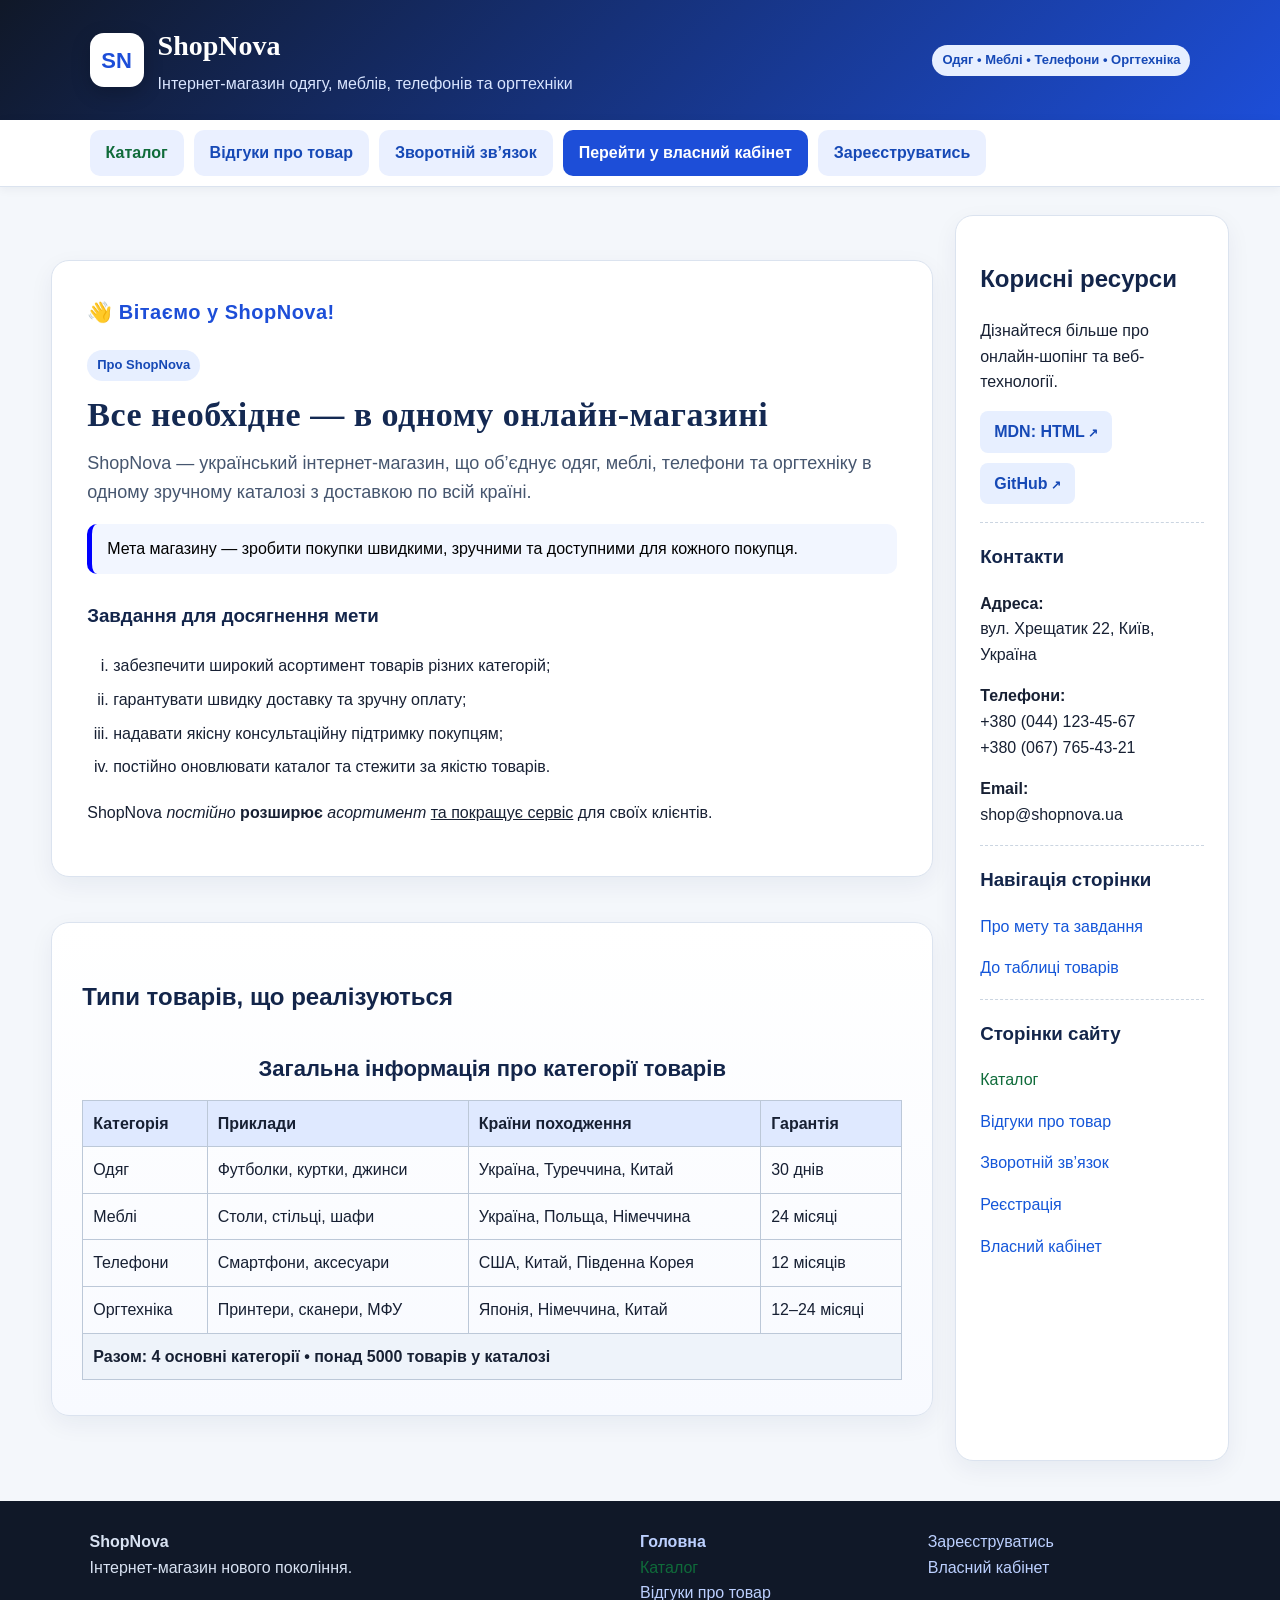
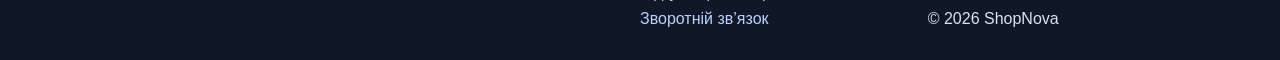
<file: index.html>
<!DOCTYPE html>
<html lang="uk">
<head>
    <meta charset="UTF-8">
    <meta name="viewport" content="width=device-width, initial-scale=1.0">
    <title>ShopNova — Інтернет-магазин</title>
    <link rel="stylesheet" href="style.css">
    <style>
        .hero h2 {
            letter-spacing: 0.5px;
        }

        #types {
            background: linear-gradient(180deg, #ffffff, #f8faff);
        }
    </style>
</head>
<body>

    <header>
        <div class="brand">
            <div class="logo" aria-label="Логотип ShopNova">SN</div>
            <div>
                <h1>ShopNova</h1>
                <p>Інтернет-магазин одягу, меблів, телефонів та оргтехніки</p>
            </div>
        </div>
        <span class="pill">Одяг • Меблі • Телефони • Оргтехніка</span>
    </header>

    <nav aria-label="Головне меню">
        <a href="catalog.html">Каталог</a>
        <a href="reviews.html">Відгуки про товар</a>
        <a href="feedback.html">Зворотній зв’язок</a>
        <a class="btn primary" href="cabinet.html">Перейти у власний кабінет</a>
        <a class="btn" href="register.html">Зареєструватись</a>
    </nav>

    <main>
        <div>
            <article id="goal">
                <section class="hero">
                    <span class="pill">Про ShopNova</span>
                    <h2>Все необхідне — в одному онлайн-магазині</h2>
                    <p class="lead">
                        ShopNova — український інтернет-магазин, що об’єднує
                        одяг, меблі, телефони та оргтехніку в одному зручному
                        каталозі з доставкою по всій країні.
                    </p>
                    <div class="note">
                        Мета магазину — зробити покупки швидкими, зручними
                        та доступними для кожного покупця.
                    </div>
                </section>

                <h3>Завдання для досягнення мети</h3>
                <ol type="i">
                    <li>забезпечити широкий асортимент товарів різних категорій;</li>
                    <li>гарантувати швидку доставку та зручну оплату;</li>
                    <li>надавати якісну консультаційну підтримку покупцям;</li>
                    <li>постійно оновлювати каталог та стежити за якістю товарів.</li>
                </ol>

                <p>
                    <span>ShopNova</span>
                    <i>постійно</i>
                    <b>розширює</b>
                    <em>асортимент</em>
                    <u>та покращує сервіс</u>
                    для своїх клієнтів.
                </p>
            </article>

            <article id="types">
                <h2>Типи товарів, що реалізуються</h2>
                <div class="table-wrap">
                    <table class="founders">
                        <caption>Загальна інформація про категорії товарів</caption>
                        <thead>
                            <tr>
                                <th>Категорія</th>
                                <th>Приклади</th>
                                <th>Країни походження</th>
                                <th>Гарантія</th>
                            </tr>
                        </thead>
                        <tbody>
                            <tr>
                                <td>Одяг</td>
                                <td>Футболки, куртки, джинси</td>
                                <td>Україна, Туреччина, Китай</td>
                                <td>30 днів</td>
                            </tr>
                            <tr>
                                <td>Меблі</td>
                                <td>Столи, стільці, шафи</td>
                                <td>Україна, Польща, Німеччина</td>
                                <td>24 місяці</td>
                            </tr>
                            <tr>
                                <td>Телефони</td>
                                <td>Смартфони, аксесуари</td>
                                <td>США, Китай, Південна Корея</td>
                                <td>12 місяців</td>
                            </tr>
                            <tr>
                                <td>Оргтехніка</td>
                                <td>Принтери, сканери, МФУ</td>
                                <td>Японія, Німеччина, Китай</td>
                                <td>12–24 місяці</td>
                            </tr>
                        </tbody>
                        <tfoot>
                            <tr>
                                <td colspan="4">
                                    Разом: 4 основні категорії • понад 5000 товарів у каталозі
                                </td>
                            </tr>
                        </tfoot>
                    </table>
                </div>
            </article>
        </div>

        <aside>
            <h2>Корисні ресурси</h2>
            <p>Дізнайтеся більше про онлайн-шопінг та веб-технології.</p>
            <div class="links">
                <a href="https://developer.mozilla.org/uk/docs/Web/HTML" target="_blank" rel="noopener noreferrer">MDN: HTML</a>
                <a href="https://github.com/Drinoar/frontendlab1" target="_blank" rel="noopener noreferrer">GitHub</a>
            </div>
            <hr>
            <h3>Контакти</h3>
            <p><b>Адреса:</b><br>вул. Хрещатик 22, Київ, Україна</p>
            <p><b>Телефони:</b><br>+380 (044) 123-45-67<br>+380 (067) 765-43-21</p>
            <p><b>Email:</b><br>shop@shopnova.ua</p>
            <hr>
            <h3>Навігація сторінки</h3>
            <p><a href="#goal">Про мету та завдання</a></p>
            <p><a href="#types">До таблиці товарів</a></p>
            <hr>
            <h3>Сторінки сайту</h3>
            <p><a href="catalog.html">Каталог</a></p>
            <p><a href="reviews.html">Відгуки про товар</a></p>
            <p><a href="feedback.html">Зворотній зв’язок</a></p>
            <p><a href="register.html">Реєстрація</a></p>
            <p><a href="cabinet.html">Власний кабінет</a></p>
        </aside>
    </main>

    <footer>
        <div class="footer-grid">
            <div>
                <strong>ShopNova</strong><br>
                Інтернет-магазин нового покоління.
            </div>
            <div>
                <a href="index.html">Головна</a><br>
                <a href="catalog.html">Каталог</a><br>
                <a href="reviews.html">Відгуки про товар</a><br>
                <a href="feedback.html">Зворотній зв’язок</a>
            </div>
            <div>
                <a href="register.html">Зареєструватись</a><br>
                <a href="cabinet.html">Власний кабінет</a><br><br>
                © 2026 ShopNova
            </div>
        </div>
    </footer>

</body>
</html>
</file>
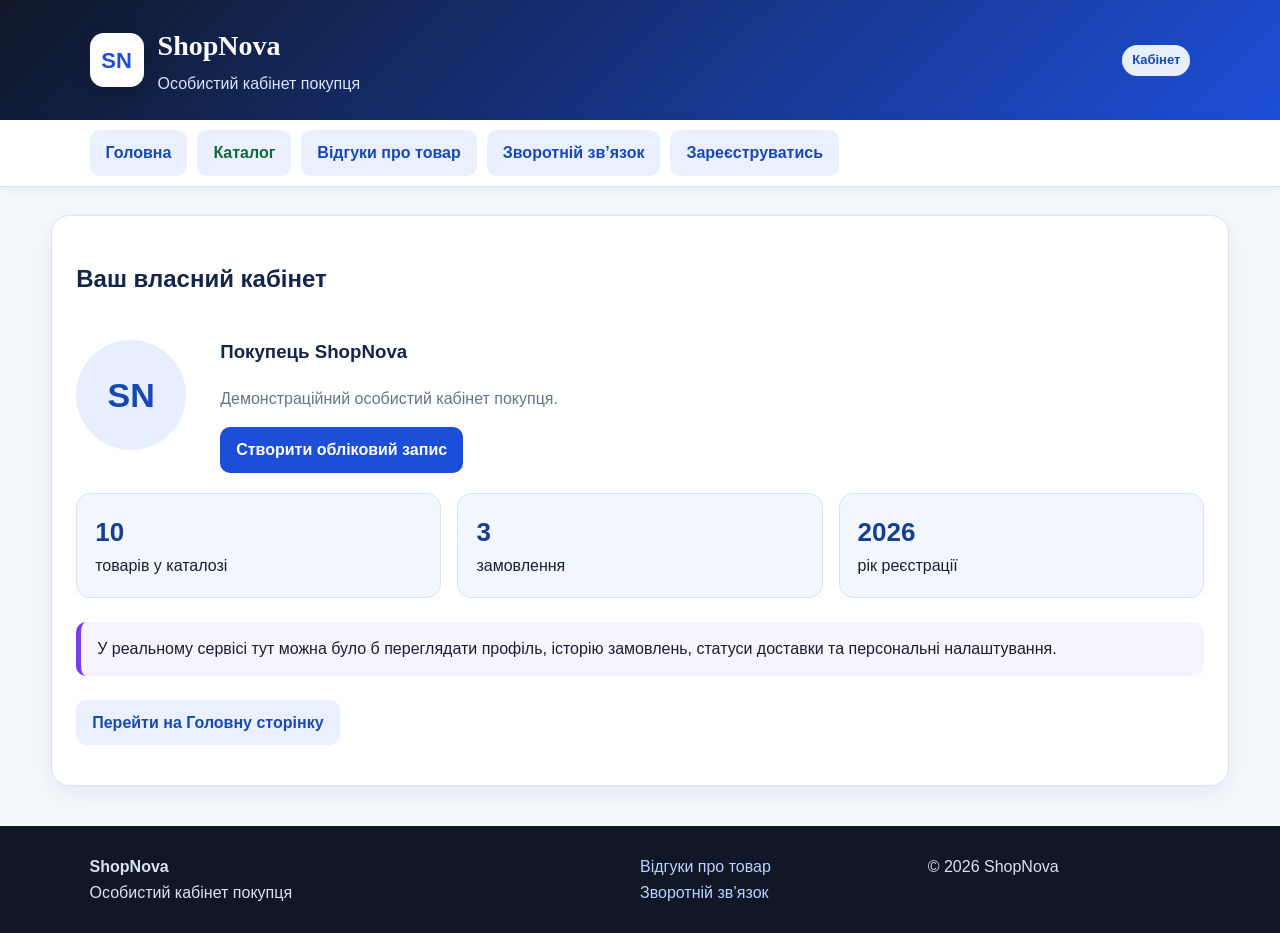
<file: cabinet.html>
<!DOCTYPE html>
<html lang="uk">
<head>
    <meta charset="UTF-8">
    <meta name="viewport" content="width=device-width, initial-scale=1.0">
    <title>Власний кабінет — ShopNova</title>
    <link rel="stylesheet" href="style.css">
</head>
<body>
    <header>
        <div class="brand">
            <div class="logo">SN</div>
            <div>
                <h1>ShopNova</h1>
                <p>Особистий кабінет покупця</p>
            </div>
        </div>
        <span class="pill">Кабінет</span>
    </header>

    <nav aria-label="Навігація">
        <a href="index.html">Головна</a>
        <a href="catalog.html">Каталог</a>
        <a href="reviews.html">Відгуки про товар</a>
        <a href="feedback.html">Зворотній зв’язок</a>
        <a class="btn" href="register.html">Зареєструватись</a>
    </nav>

    <main class="full">
        <article>
            <h2>Ваш власний кабінет</h2>
            <div class="profile-card">
                <div class="avatar">SN</div>
                <div>
                    <h3>Покупець ShopNova</h3>
                    <p class="muted">Демонстраційний особистий кабінет покупця.</p>
                    <a href="register.html" class="btn primary">Створити обліковий запис</a>
                </div>
            </div>

            <div class="account-box">
                <div class="stat"><strong>10</strong>товарів у каталозі</div>
                <div class="stat"><strong>3</strong>замовлення</div>
                <div class="stat"><strong>2026</strong>рік реєстрації</div>
            </div>

            <div class="register-note" style="margin-top:24px">
                У реальному сервісі тут можна було б переглядати профіль,
                історію замовлень, статуси доставки та персональні налаштування.
            </div>

            <p style="margin-top:24px">
                <a class="btn" href="index.html">Перейти на Головну сторінку</a>
            </p>
        </article>
    </main>

    <footer>
        <div class="footer-grid">
            <div><strong>ShopNova</strong><br>Особистий кабінет покупця</div>
            <div>
                <a href="reviews.html">Відгуки про товар</a><br>
                <a href="feedback.html">Зворотній зв’язок</a>
            </div>
            <div>© 2026 ShopNova</div>
            </
</file>
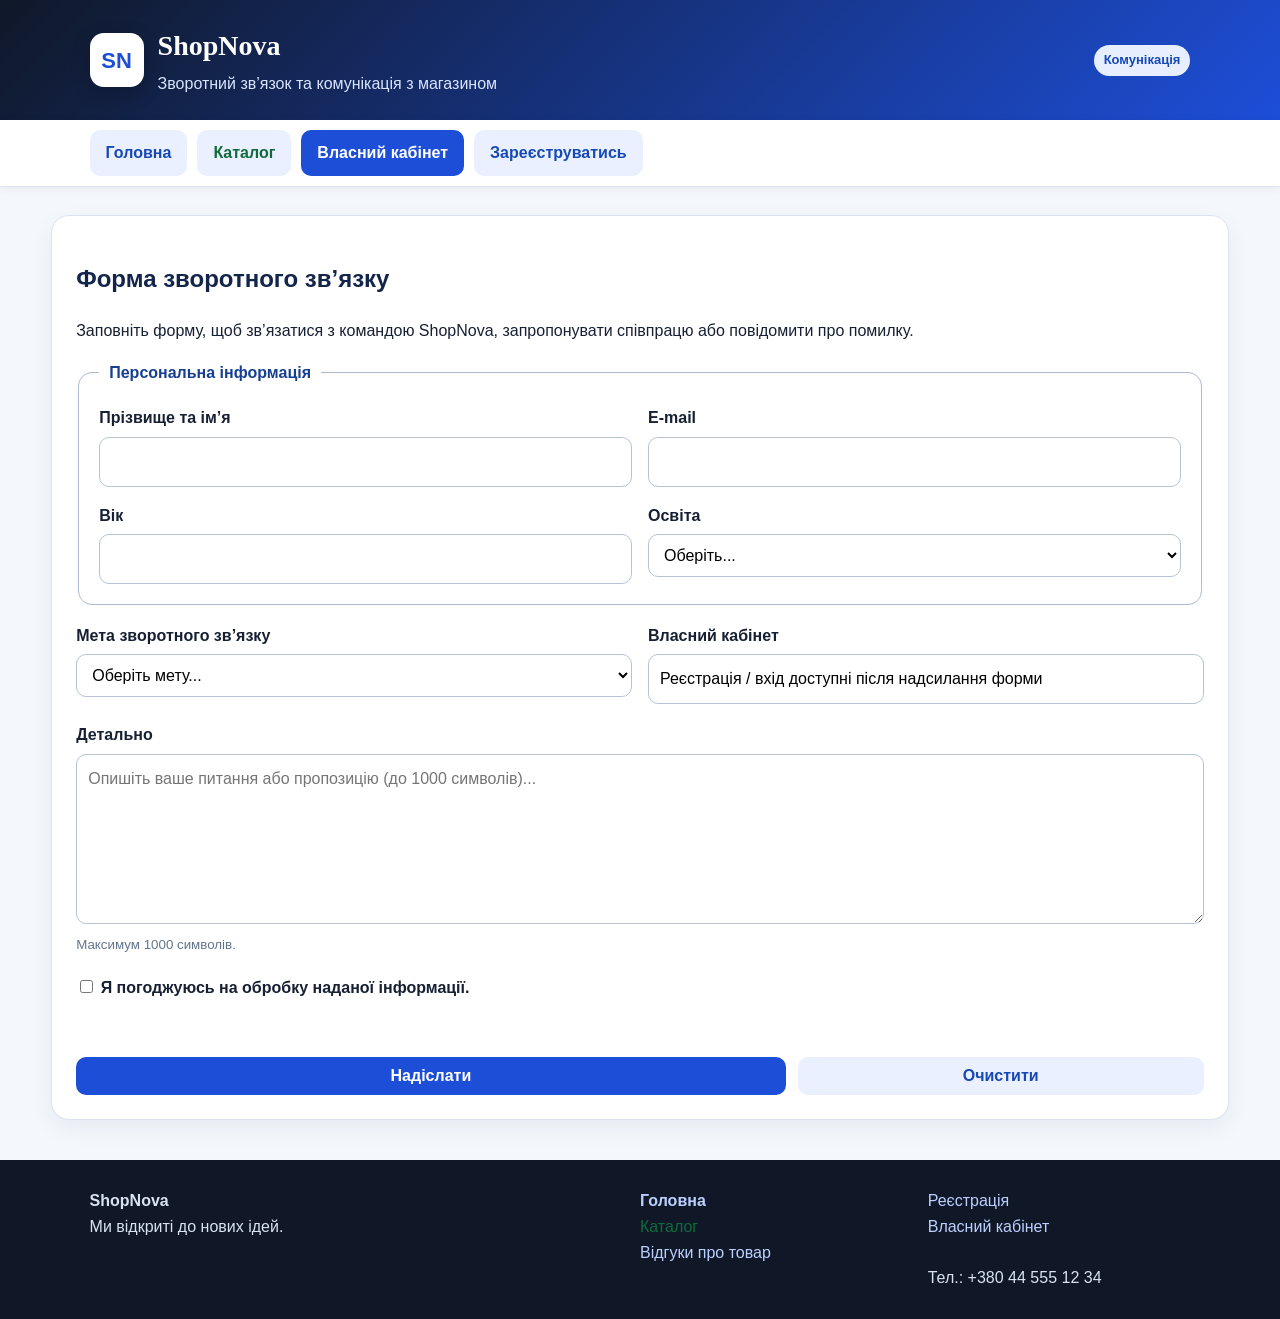
<file: feedback.html>
<!DOCTYPE html>
<html lang="uk">
<head>
    <meta charset="UTF-8">
    <meta name="viewport" content="width=device-width, initial-scale=1.0">
    <title>Зворотний зв’язок — ShopNova</title>
    <link rel="stylesheet" href="style.css">
</head>
<body>

    <header>
        <div class="brand">
            <div class="logo" aria-label="Логотип ShopNova">SN</div>
            <div>
                <h1>ShopNova</h1>
                <p>Зворотний зв’язок та комунікація з магазином</p>
            </div>
        </div>
        <span class="pill">Комунікація</span>
    </header>

    <nav aria-label="Навігація">
        <a href="index.html">Головна</a>
        <a href="catalog.html">Каталог</a>
        <a class="btn primary" href="cabinet.html">Власний кабінет</a>
        <a class="btn" href="register.html">Зареєструватись</a>
    </nav>

    <main class="full">
        <article>
            <h2>Форма зворотного зв’язку</h2>
            <p class="lead">
                Заповніть форму, щоб зв’язатися з командою ShopNova,
                запропонувати співпрацю або повідомити про помилку.
            </p>

            <form id="feedbackForm" action="#" method="post" novalidate>
                <fieldset>
                    <legend>Персональна інформація</legend>

                    <div class="grid2">
                        <div class="field">
                            <label for="fullname">Прізвище та ім’я</label>
                            <input id="fullname" name="fullname" type="text" minlength="3" required>
                        </div>

                        <div class="field">
                            <label for="email">E-mail</label>
                            <input id="email" name="email" type="email" required>
                        </div>

                        <div class="field">
                            <label for="age">Вік</label>
                            <input id="age" name="age" type="number" min="14" max="120" required>
                        </div>

                        <div class="field">
                            <label for="education">Освіта</label>
                            <select id="education" name="education" required>
                                <option value="">Оберіть...</option>
                                <option value="повна">повна</option>
                                <option value="неповна">неповна</option>
                                <option value="вища">вища</option>
                                <option value="професійна">професійна</option>
                            </select>
                        </div>
                    </div>
                </fieldset>

                <div class="grid2">
                    <div class="field">
                        <label for="purpose">Мета зворотного зв’язку</label>
                        <select id="purpose" name="purpose" required>
                            <option value="">Оберіть мету...</option>
                            <option value="співпраця">співпраця</option>
                            <option value="скарга">скарга на порушення права власності</option>
                            <option value="пропозиція">пропозиція</option>
                            <option value="помилка">наявність помилки</option>
                        </select>
                    </div>

                    <div class="field">
                        <label for="cabinet">Власний кабінет</label>
                        <input id="cabinet" name="cabinet" type="text"
                               value="Реєстрація / вхід доступні після надсилання форми" readonly>
                    </div>
                </div>

                <div class="field">
                    <label for="details">Детально</label>
                    <textarea id="details" name="details" maxlength="1000"
                              placeholder="Опишіть ваше питання або пропозицію (до 1000 символів)..."
                              required></textarea>
                    <small class="muted">Максимум 1000 символів.</small>
                </div>

                <label>
                    <input type="checkbox" id="consent" name="consent" required>
                    Я погоджуюсь на обробку наданої інформації.
                </label>

                <div id="form-message" style="margin-top: 15px; font-weight: bold;"></div>

                <div class="actions">
                    <button class="btn primary" type="submit">Надіслати</button>
                    <button class="btn" type="reset">Очистити</button>
                </div>
            </form>
        </article>
    </main>

    <footer>
        <div class="footer-grid">
            <div>
                <strong>ShopNova</strong><br>
                Ми відкриті до нових ідей.
            </div>
            <div>
                <a href="index.html">Головна</a><br>
                <a href="catalog.html">Каталог</a><br>
                <a href="reviews.html">Відгуки про товар</a>
            </div>
            <div>
                <a href="register.html">Реєстрація</a><br>
                <a href="cabinet.html">Власний кабінет</a><br><br>
                Тел.: +380 44 555 12 34
            </div>
        </div>
    </footer>

    <script>
        document.getElementById("feedbackForm").addEventListener("submit", function (event) {
            event.preventDefault();

            const fullname = document.getElementById("fullname").value.trim();
            const email = document.getElementById("email").value.trim();
            const age = Number(document.getElementById("age").value);
            const education = document.getElementById("education").value;
            const purpose = document.getElementById("purpose").value;
            const details = document.getElementById("details").value.trim();
            const consent = document.getElementById("consent").checked;
            const message = document.getElementById("form-message");

            message.textContent = "";

            const namePattern = /^[А-ЯІЇЄҐа-яіїєґA-Za-z' -]+$/;

            if (fullname.length < 3) {
                message.textContent = "Помилка: прізвище та ім’я повинні містити не менше 3 символів.";
                return;
            }
            if (!namePattern.test(fullname)) {
                message.textContent = "Помилка: прізвище та ім’я не повинні містити цифр або спеціальних символів.";
                return;
            }

            const emailPattern = /^[^\s@]+@[^\s@]+\.[^\s@]+$/;
            if (!emailPattern.test(email)) {
                message.textContent = "Помилка: введіть коректний E-mail.";
                return;
            }

            if (isNaN(age) || age < 14 || age > 120) {
                message.textContent = "Помилка: вік повинен бути від 14 до 120 років.";
                return;
            }

            if (education === "") {
                message.textContent = "Помилка: виберіть рівень освіти.";
                return;
            }

            if (purpose === "") {
                message.textContent = "Помилка: виберіть мету зворотного зв’язку.";
                return;
            }

            if (details.length === 0) {
                message.textContent = "Помилка: заповніть поле «Детально».";
                return;
            }
            if (details.length > 1000) {
                message.textContent = "Помилка: текст не повинен перевищувати 1000 символів.";
                return;
            }

            if (!consent) {
                message.textContent = "Помилка: необхідно погодитися на обробку інформації.";
                return;
            }

            message.textContent = "Форму успішно перевірено та надіслано!";
        });

        document.getElementById("feedbackForm").addEventListener("reset", function () {
            document.getElementById("form-message").textContent = "";
        });
    </script>

</body>
</html>
</file>
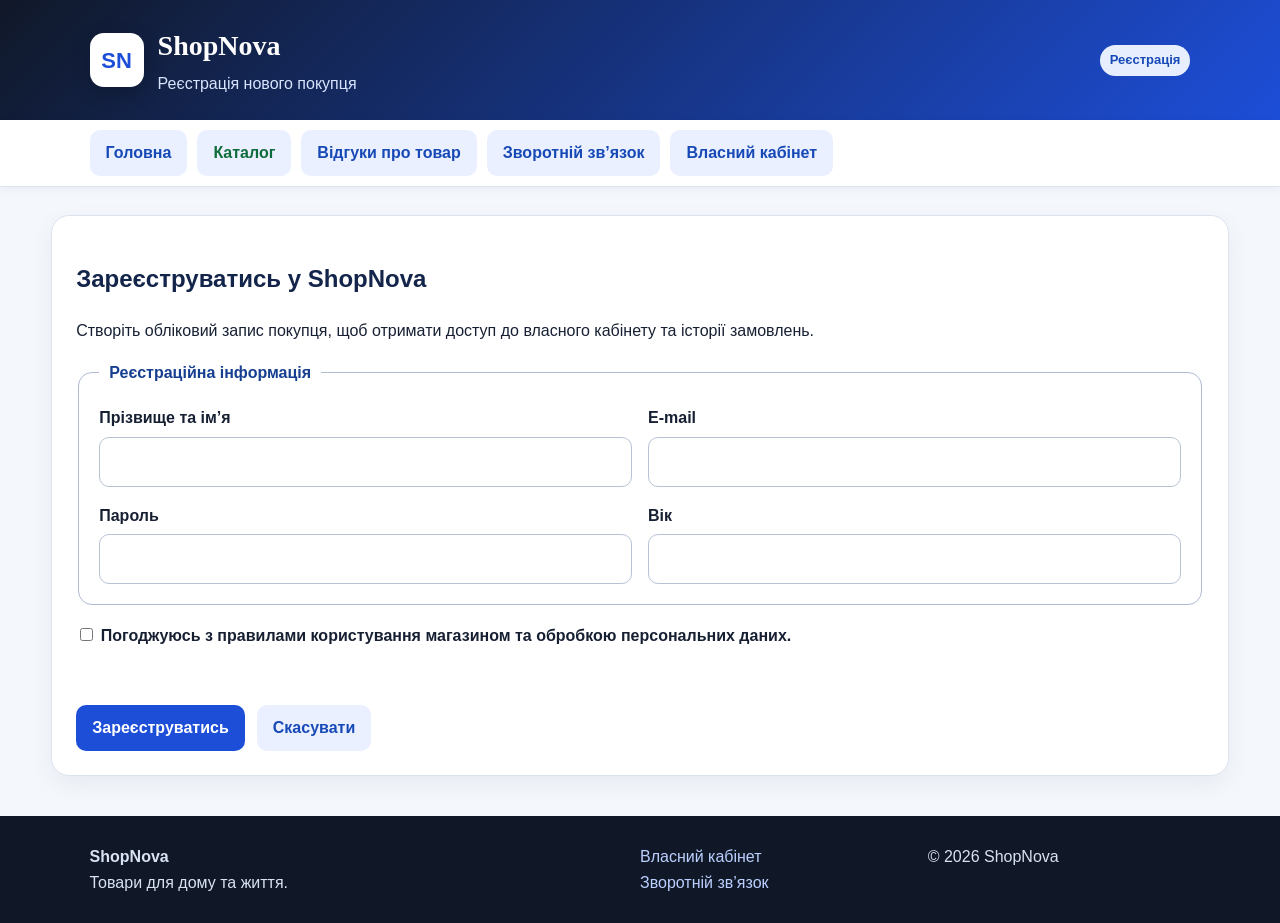
<file: register.html>
<!DOCTYPE html>
<html lang="uk">

<head>
    <meta charset="UTF-8">
    <meta name="viewport" content="width=device-width, initial-scale=1.0">

    <title>Реєстрація — ShopNova</title>

    <link rel="stylesheet" href="style.css">
</head>

<body>

    <header>

        <div class="brand">

            <div class="logo">
                SN
            </div>

            <div>
                <h1>ShopNova</h1>
                <p>Реєстрація нового покупця</p>
            </div>

        </div>

        <span class="pill">
            Реєстрація
        </span>

    </header>


    <nav aria-label="Навігація">

        <a href="index.html">
            Головна
        </a>

        <a href="catalog.html">
            Каталог
        </a>

        <a href="reviews.html">
            Відгуки про товар
        </a>

        <a href="feedback.html">
            Зворотній зв’язок
        </a>

        <a class="btn" href="cabinet.html">
            Власний кабінет
        </a>

       
        <a class="btn active-page" href="register.html">
            Зареєструватись
        </a>

    </nav>


    <main class="full">

        <article>

            <h2>
                Зареєструватись у ShopNova
            </h2>

            <p class="lead">
                Створіть обліковий запис покупця,
                щоб отримати доступ до власного кабінету
                та історії замовлень.
            </p>


            <form id="registrationForm"
                  action="cabinet.html"
                  method="get"
                  novalidate>

                <fieldset>

                    <legend>
                        Реєстраційна інформація
                    </legend>


                    <div class="grid2">


                        <div class="field">

                            <label for="reg-name">
                                Прізвище та ім’я
                            </label>

                            <input id="reg-name"
                                   name="name"
                                   type="text"
                                   minlength="3"
                                   required>

                        </div>


                        <div class="field">

                            <label for="reg-email">
                                E-mail
                            </label>

                            <input id="reg-email"
                                   name="email"
                                   type="email"
                                   required>

                        </div>


                        <div class="field">

                            <label for="reg-password">
                                Пароль
                            </label>

                            <input id="reg-password"
                                   name="password"
                                   type="password"
                                   minlength="6"
                                   required>

                        </div>



                        <div class="field">

                            <label for="reg-age">
                                Вік
                            </label>

                            <input id="reg-age"
                                   name="age"
                                   type="number"
                                   min="14"
                                   max="120"
                                   required>

                        </div>

                    </div>

                </fieldset>



                <label>

                    <input id="agreement"
                           type="checkbox"
                           required>

                    Погоджуюсь з правилами користування
                    магазином та обробкою персональних даних.

                </label>



                <div id="form-message"
                     style="margin-top: 15px; font-weight: bold;"></div>



                <div class="actions">

                    <button class="btn primary"
                            type="submit">
                        Зареєструватись
                    </button>


                    <a class="btn"
                       href="index.html">
                        Скасувати
                    </a>

                </div>

            </form>

        </article>

    </main>


    <footer>

        <div class="footer-grid">


            <div>

                <strong>
                    ShopNova
                </strong>

                <br>

                Товари для дому та життя.

            </div>


            <div>

                <a href="cabinet.html">
                    Власний кабінет
                </a>

                <br>

                <a href="feedback.html">
                    Зворотній зв’язок
                </a>

            </div>


            <div>
                © 2026 ShopNova
            </div>

        </div>

    </footer>


    <script>

        document
            .getElementById("registrationForm")
            .addEventListener("submit", function (event) {

                event.preventDefault();


                const name =
                    document
                        .getElementById("reg-name")
                        .value
                        .trim();


                const email =
                    document
                        .getElementById("reg-email")
                        .value
                        .trim();


                const password =
                    document
                        .getElementById("reg-password")
                        .value;


                const age =
                    Number(
                        document
                            .getElementById("reg-age")
                            .value
                    );


                const agreement =
                    document
                        .getElementById("agreement")
                        .checked;


                const message =
                    document
                        .getElementById("form-message");


                message.textContent = "";



              
                const namePattern =
                    /^[А-ЯІЇЄҐа-яіїєґA-Za-z' -]+$/;


                if (name.length === 0) {

                    message.textContent =
                        "Помилка: введіть прізвище та ім’я.";

                    return;
                }


                if (name.length < 3) {

                    message.textContent =
                        "Помилка: прізвище та ім’я повинні містити не менше 3 символів.";

                    return;
                }


                if (!namePattern.test(name)) {

                    message.textContent =
                        "Помилка: прізвище та ім’я не повинні містити цифр або спеціальних символів.";

                    return;
                }



                
                const emailPattern =
                    /^[^\s@]+@[^\s@]+\.[^\s@]+$/;


                if (email.length === 0) {

                    message.textContent =
                        "Помилка: введіть E-mail.";

                    return;
                }


                if (!emailPattern.test(email)) {

                    message.textContent =
                        "Помилка: введіть коректний E-mail (наприклад, user@mail.com).";

                    return;
                }



               
                if (password.length === 0) {

                    message.textContent =
                        "Помилка: введіть пароль.";

                    return;
                }


                if (password.length < 6) {

                    message.textContent =
                        "Помилка: пароль повинен містити не менше 6 символів.";

                    return;
                }


                if (password.length > 32) {

                    message.textContent =
                        "Помилка: пароль не повинен перевищувати 32 символи.";

                    return;
                }



              
                if (
                    isNaN(age) ||
                    age < 14 ||
                    age > 120
                ) {

                    message.textContent =
                        "Помилка: вік повинен бути від 14 до 120 років.";

                    return;
                }



                
                if (!agreement) {

                    message.textContent =
                        "Помилка: необхідно погодитися з правилами користування магазином.";

                    return;
                }



                /* Успішна реєстрація */
                message.textContent =
                    "Реєстрація успішна! Зачекайте, будь ласка…";



                setTimeout(function () {

                    window.location.href =
                        "cabinet.html";

                }, 1500);

            });



        
        document
            .getElementById("registrationForm")
            .addEventListener("reset", function () {

                document.getElementById("form-message").textContent = "";

            });

    </script>


</body>

</html>
</file>
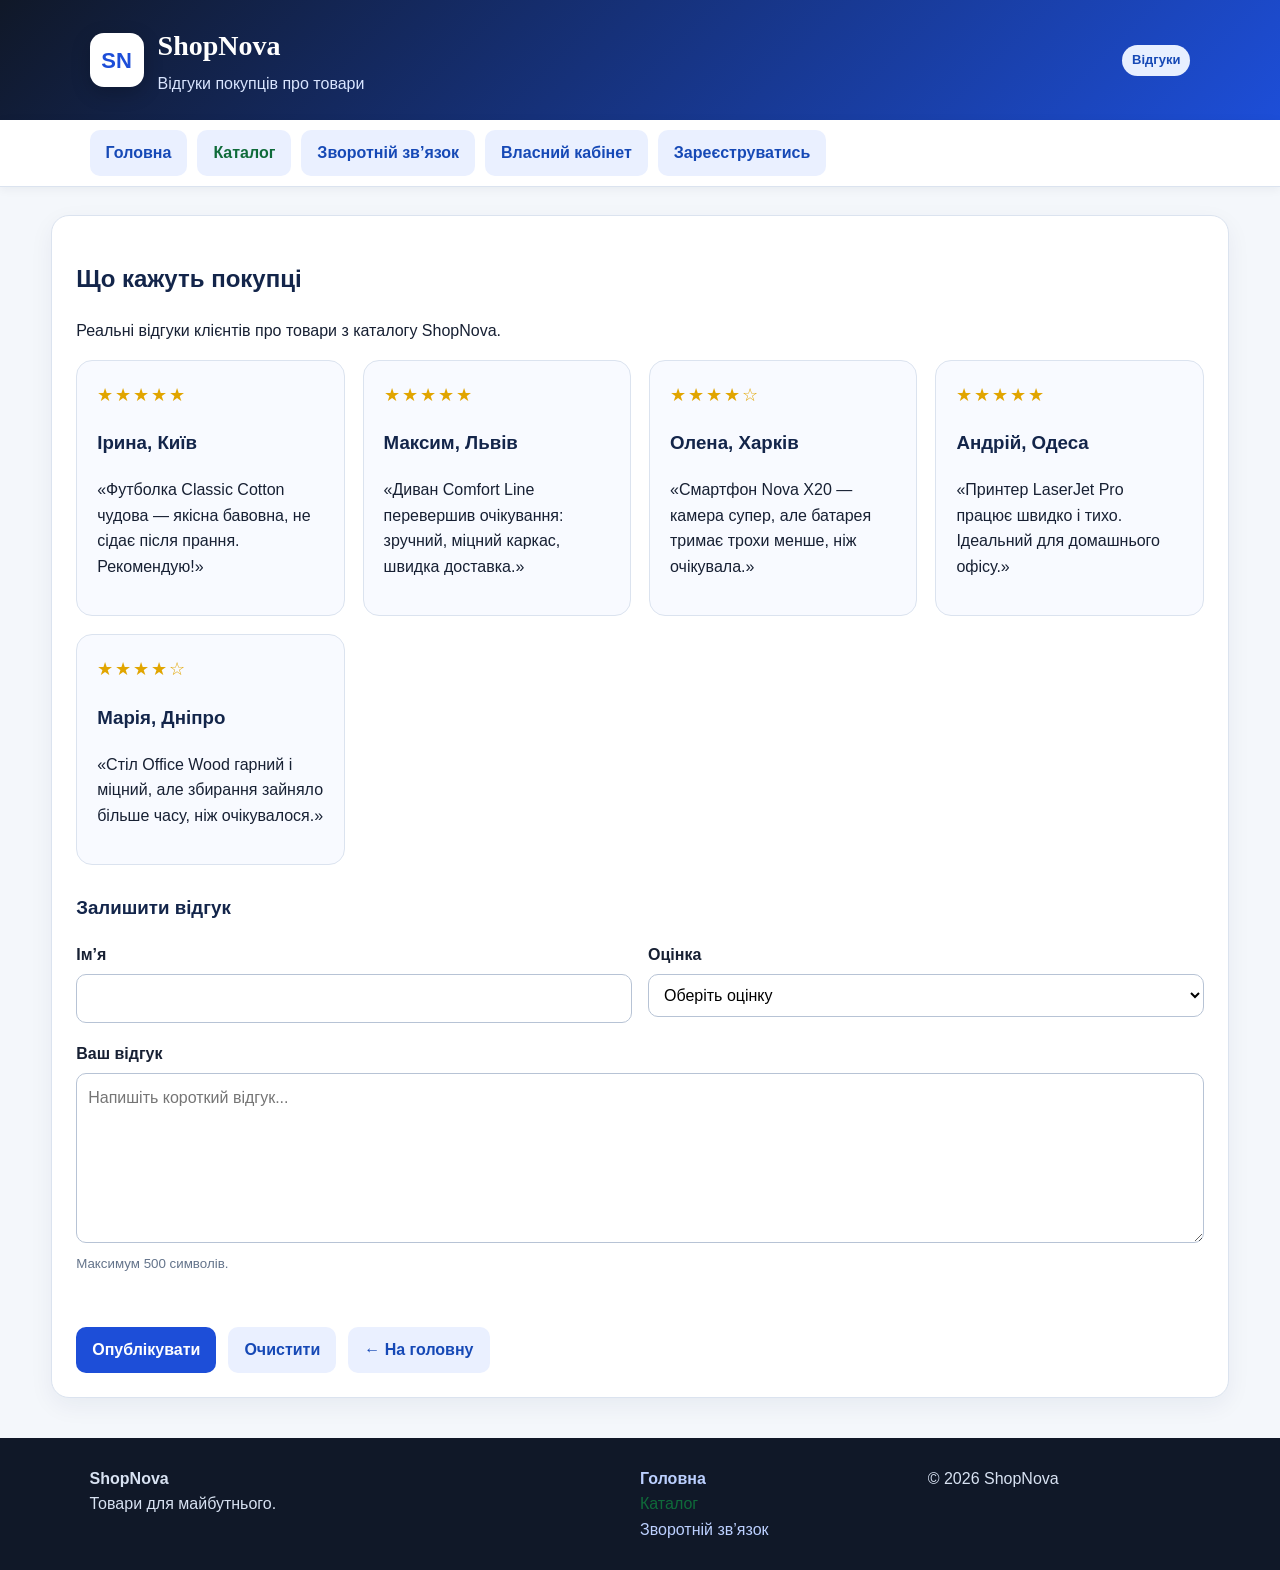
<file: reviews.html>
<!DOCTYPE html>
<html lang="uk">
<head>
    <meta charset="UTF-8">
    <meta name="viewport" content="width=device-width, initial-scale=1.0">
    <title>Відгуки про товар — ShopNova</title>
    <link rel="stylesheet" href="style.css">
</head>
<body>
    <header>
        <div class="brand">
            <div class="logo">SN</div>
            <div>
                <h1>ShopNova</h1>
                <p>Відгуки покупців про товари</p>
            </div>
        </div>
        <span class="pill">Відгуки</span>
    </header>

    <nav aria-label="Навігація">
        <a href="index.html">Головна</a>
        <a href="catalog.html">Каталог</a>
        <a href="feedback.html">Зворотній зв’язок</a>
        <a class="btn" href="cabinet.html">Власний кабінет</a>
        <a class="btn" href="register.html">Зареєструватись</a>
    </nav>

    <main class="full">
        <article>
            <h2>Що кажуть покупці</h2>
            <p class="lead">Реальні відгуки клієнтів про товари з каталогу ShopNova.</p>

            <div class="review-grid">
                <section class="review">
                    <div class="stars">★★★★★</div>
                    <h3>Ірина, Київ</h3>
                    <p>«Футболка Classic Cotton чудова — якісна бавовна, не сідає після прання. Рекомендую!»</p>
                </section>
                <section class="review">
                    <div class="stars">★★★★★</div>
                    <h3>Максим, Львів</h3>
                    <p>«Диван Comfort Line перевершив очікування: зручний, міцний каркас, швидка доставка.»</p>
                </section>
                <section class="review">
                    <div class="stars">★★★★☆</div>
                    <h3>Олена, Харків</h3>
                    <p>«Смартфон Nova X20 — камера супер, але батарея тримає трохи менше, ніж очікувала.»</p>
                </section>
                <section class="review">
                    <div class="stars">★★★★★</div>
                    <h3>Андрій, Одеса</h3>
                    <p>«Принтер LaserJet Pro працює швидко і тихо. Ідеальний для домашнього офісу.»</p>
                </section>
                <section class="review">
                    <div class="stars">★★★★☆</div>
                    <h3>Марія, Дніпро</h3>
                    <p>«Стіл Office Wood гарний і міцний, але збирання зайняло більше часу, ніж очікувалося.»</p>
                </section>
            </div>

            <section style="margin-top:28px">
                <h3>Залишити відгук</h3>
                <form id="reviewForm" action="#" method="post" novalidate>
                    <div class="grid2">
                        <div class="field">
                            <label for="review-name">Ім’я</label>
                            <input id="review-name" name="review-name" type="text" minlength="2" required>
                        </div>
                        <div class="field">
                            <label for="review-rating">Оцінка</label>
                            <select id="review-rating" name="review-rating" required>
                                <option value="">Оберіть оцінку</option>
                                <option value="5">5 — відмінно</option>
                                <option value="4">4 — добре</option>
                                <option value="3">3 — задовільно</option>
                                <option value="2">2 — потребує покращення</option>
                                <option value="1">1 — незадовільно</option>
                            </select>
                        </div>
                    </div>
                    <div class="field">
                        <label for="review-text">Ваш відгук</label>
                        <textarea id="review-text" name="review-text" maxlength="500" placeholder="Напишіть короткий відгук..." required></textarea>
                        <small class="muted">Максимум 500 символів.</small>
                    </div>

                    <div id="review-message" style="margin-top: 15px; font-weight: bold;"></div>

                    <div class="actions">
                        <button class="btn primary" type="submit">Опублікувати</button>
                        <button class="btn" type="reset">Очистити</button>
                        <a class="btn" href="index.html">← На головну</a>
                    </div>
                </form>
            </section>
        </article>
    </main>

    <footer>
        <div class="footer-grid">
            <div><strong>ShopNova</strong><br>Товари для майбутнього.</div>
            <div>
                <a href="index.html">Головна</a><br>
                <a href="catalog.html">Каталог</a><br>
                <a href="feedback.html">Зворотній зв’язок</a>
            </div>
            <div>© 2026 ShopNova</div>
        </div>
    </footer>

    <script>
    document
            .getElementById("reviewForm")
            .addEventListener("submit", function (event) {

                event.preventDefault();

                const name =
                    document.getElementById("review-name").value.trim();

                const rating =
                    document.getElementById("review-rating").value;

                const text =
                    document.getElementById("review-text").value.trim();

                const message =
                    document.getElementById("review-message");

                message.textContent = "";


                const namePattern =
                    /^[А-ЯІЇЄҐа-яіїєґA-Za-z' -]+$/;

                if (name.length < 2) {
                    message.textContent =
                        "Помилка: ім’я повинно містити не менше 2 символів.";
                    return;
                }

                if (!namePattern.test(name)) {
                    message.textContent =
                        "Помилка: ім’я не повинно містити цифр або спеціальних символів.";
                    return;
                }


                if (rating === "") {
                    message.textContent =
                        "Помилка: будь ласка, оберіть оцінку.";
                    return;
                }

                if (Number(rating) < 1 || Number(rating) > 5) {
                    message.textContent =
                        "Помилка: оцінка повинна бути від 1 до 5.";
                    return;
                }


                if (text.length === 0) {
                    message.textContent =
                        "Помилка: будь ласка, напишіть текст відгуку.";
                    return;
                }

                if (text.length < 10) {
                    message.textContent =
                        "Помилка: відгук повинен містити не менше 10 символів.";
                    return;
                }

                if (text.length > 500) {
                    message.textContent =
                        "Помилка: відгук не повинен перевищувати 500 символів.";
                    return;
                }


                message.textContent =
                    "Дякуємо! Ваш відгук буде опубліковано після перевірки модератором.";

                document.getElementById("reviewForm").reset();
            });


        document
            .getElementById("reviewForm")
            .addEventListener("reset", function () {
                document.getElementById("review-message").textContent = "";
            });</script>

</body>
</html>
</file>
<file: style.css>
* {
    box-sizing: border-box;
}

html {
    scroll-behavior: smooth;
}

body {
    margin: 0;
    font-family: 'Segoe UI', Tahoma, sans-serif;
    background: #f4f7fb;
    color: #172033;
    line-height: 1.6;
}

a {
    color: #1456d9;
    text-decoration: none;
}

    a:hover {
        text-decoration: underline;
    }

    a[target="_blank"] {
        background: #e7efff;
        padding: 8px 14px;
        border-radius: 8px;
        font-weight: 700;
        color: #1649b6;
    }

        a[target="_blank"]::after {
            content: " ↗";
            font-size: 12px;
        }

    a[href*="index"] {
        font-weight: 700;
    }

    a[href*="catalog"] {
        color: #0f6b3a;
    }

nav a {
    display: inline-block;
    padding: 10px 16px;
    border-radius: 10px;
    background: #eaf0ff;
    color: #1649b6;
    font-weight: 700;
    transition: background 0.3s ease, color 0.3s ease;
}

    nav a:hover {
        background: #dbe7ff;
        text-decoration: none;
    }

.brand > div:last-child {
    display: flex;
    flex-direction: column;
    min-width: 0;
}

h2 + p {
    margin-top: 4px;
}

h3 ~ ul {
    padding-left: 26px;
}

header {
    background: linear-gradient(135deg, #101828, #1d4ed8);
    color: #fff;
    padding: 24px 7%;
    display: flex;
    justify-content: space-between;
    align-items: center;
    gap: 20px;
    flex-wrap: wrap;
    position: relative;
    min-height: 110px;
}

    header .brand {
        position: static;
        padding: 0;
        display: flex;
        align-items: center;
        gap: 14px;
        flex: 1 1 auto;
        min-width: 0;
        z-index: 1;
        animation: fadeInDown 0.8s ease;
    }

        header .brand h1,
        header .brand p {
            white-space: nowrap;
            overflow: hidden;
            text-overflow: ellipsis;
        }

    header .pill {
        flex: 0 0 auto;
        z-index: 2;
        white-space: nowrap;
    }

@keyframes fadeInDown {
    from {
        opacity: 0;
        transform: translateY(-20px);
    }

    to {
        opacity: 1;
        transform: translateY(0);
    }
}

.logo {
    width: 54px;
    height: 54px;
    border-radius: 14px;
    background: #fff;
    color: #1d4ed8;
    display: grid;
    place-items: center;
    font-weight: 800;
    font-size: 22px;
    box-shadow: 0 6px 20px rgba(0, 0, 0, .2);
    transition: transform 0.4s ease, background 0.4s ease, color 0.4s ease;
    flex: 0 0 auto;
}

    .logo:hover {
        transform: rotate(360deg) scale(1.1);
        background: #1d4ed8;
        color: #fff;
    }

    .logo:active {
        transform: rotate(180deg) scale(0.9);
    }

header h1 {
    margin: 0;
    font-size: 28px;
    font-family: 'Georgia', 'Times New Roman', serif;
}

header p {
    margin: 2px 0 0;
    color: #d9e5ff;
}

nav {
    background: #fff;
    border-bottom: 1px solid #dbe3ef;
    padding: 10px 7%;
    display: flex;
    gap: 10px;
    flex-wrap: wrap;
    position: sticky;
    top: 0;
    z-index: 10;
    box-shadow: 0 2px 10px rgba(23, 32, 51, .06);
}

.btn {
    display: inline-block;
    padding: 10px 16px;
    border-radius: 10px;
    background: #eaf0ff;
    color: #1649b6;
    font-weight: 700;
    border: none;
    cursor: pointer;
    font-family: inherit;
    font-size: inherit;
    transition: background 0.3s ease, color 0.3s ease, box-shadow 0.3s ease;
}

    .btn:hover {
        background: #dbe7ff;
        text-decoration: none;
        box-shadow: 0 4px 12px rgba(29, 78, 216, 0.25);
    }

    .btn.primary {
        background: #1d4ed8;
        color: #fff;
        animation: pulse 3s ease-in-out infinite;
    }

        .btn.primary:hover {
            background: #163bb0;
            color: #fff;
            text-decoration: none;
            box-shadow: 0 6px 18px rgba(29, 78, 216, 0.45);
        }

        .btn.primary:active {
            transform: scale(0.96);
        }

@keyframes pulse {
    0%, 100% {
        box-shadow: 0 0 0 0 rgba(29, 78, 216, 0.5);
    }

    50% {
        box-shadow: 0 0 0 10px rgba(29, 78, 216, 0);
    }
}

main {
    width: min(1180px, 92%);
    margin: 28px auto;
    display: grid;
    grid-template-columns: 2fr 1fr;
    gap: 22px;
}

.full {
    grid-template-columns: 1fr;
}

article,
aside,
.card,
.project {
    background: #fff;
    border: 1px solid #dbe3ef;
    border-radius: 18px;
    box-shadow: 0 8px 25px rgba(20, 40, 80, .06);
}

article,
aside {
    padding: 24px;
}

h2,
h3 {
    color: #13254a;
}

#goal {
    margin: 45px 0;
    padding: 35px;
    position: relative;
}

    #goal .hero h2 {
        font-family: 'Georgia', serif;
        color: hsl(220, 60%, 20%);
    }

    #goal::before {
        content: "👋 Вітаємо у ShopNova!";
        display: block;
        font-size: 20px;
        font-weight: 700;
        color: rgb(29, 78, 216);
        margin-bottom: 12px;
        letter-spacing: 0.5px;
    }

#types {
    padding: 35px 30px;
    margin: 45px 0;
    transition: transform 0.35s ease, box-shadow 0.35s ease;
    position: relative;
    z-index: 1;
}

    #types:hover {
        transform: translateY(-2%);
        box-shadow: 0 14px 35px rgba(20, 40, 80, 0.15);
    }

.hero {
    padding: 10px 0 8px;
}

    .hero h2 {
        font-size: 34px;
        margin: .2em 0;
    }

    .hero .lead {
        font-size: 18px;
        color: #46566f;
    }

.pill {
    display: inline-block;
    background: #e7efff;
    color: #1649b6;
    padding: 5px 10px;
    border-radius: 999px;
    font-size: 13px;
    font-weight: 700;
}

ol[type="i"] {
    padding-left: 26px;
}

    ol[type="i"] li {
        padding: 4px 0;
        transition: transform 0.3s ease, color 0.3s ease;
    }

        ol[type="i"] li:hover {
            transform: translateX(6px);
            color: #1d4ed8;
        }

ul {
    padding-left: 22px;
}

aside hr {
    border: none;
    border-top: 1px dashed #cbd5e1;
    margin: 18px 0;
}

.links {
    display: flex;
    gap: 10px;
    flex-wrap: wrap;
    margin-top: 16px;
}

.table-wrap {
    overflow: auto;
}

.founders {
    width: 100%;
    border-collapse: collapse;
    min-width: 820px;
}

    .founders caption {
        caption-side: top;
        font-size: 22px;
        font-weight: 800;
        padding: 14px;
        color: #13254a;
    }

    .founders th,
    .founders td {
        border: 1px solid #bcc8d8;
        padding: 10px;
        text-align: left;
    }

    .founders thead th {
        background: #dfe9ff;
    }

    .founders tbody tr:hover {
        background: #f2f6ff;
    }

    .founders tfoot td {
        background: #eef3fa;
        font-weight: 700;
    }

.merge-h {
    background: #f4edff;
}

.merge-v {
    background: #fff5db;
}

aside p::selection,
aside b::selection {
    background: #ffecb3;
    color: #0f3d0f;
}

aside h3 + p {
    transition: font-size 2s ease, background 2s ease;
}

    aside h3 + p:active {
        font-size: 110%;
        background: rgba(29, 78, 216, 0.08);
    }

.note {
    border-left: 5px solid #1d4ed8;
    padding: 12px 15px;
    background: #f2f6ff;
    border-radius: 10px;
}

.muted {
    color: #64748b;
}

footer {
    margin-top: 40px;
    background: #101828;
    color: #d8e2f2;
    padding: 28px 7%;
}

.footer-grid {
    display: grid;
    grid-template-columns: 2fr 1fr 1fr;
    gap: 25px;
}

footer a {
    color: #bcd0ff;
}

.review-grid {
    display: grid;
    grid-template-columns: repeat(auto-fit, minmax(260px, 1fr));
    gap: 18px;
}

.review {
    padding: 20px;
    border: 1px solid #dbe3ef;
    border-radius: 16px;
    background: #f8faff;
    transition: transform 0.35s ease, box-shadow 0.35s ease;
}

    .review:hover {
        transform: translateY(-6px);
        box-shadow: 0 12px 24px rgba(20, 40, 80, 0.12);
    }

    .review .stars {
        letter-spacing: 2px;
        color: #e1a500;
        font-size: 18px;
    }

.profile-card {
    display: grid;
    grid-template-columns: 120px 1fr;
    gap: 24px;
    align-items: center;
}

.avatar {
    width: 110px;
    height: 110px;
    border-radius: 50%;
    background: #e7efff;
    color: #1649b6;
    display: grid;
    place-items: center;
    font-size: 34px;
    font-weight: 800;
}

.account-box {
    display: grid;
    grid-template-columns: repeat(auto-fit, minmax(220px, 1fr));
    gap: 16px;
    margin-top: 20px;
}

.stat {
    padding: 18px;
    border-radius: 14px;
    background: #f2f6ff;
    border: 1px solid #dbe3ef;
    transition: transform 0.3s ease;
}

    .stat:hover {
        transform: scale(1.04);
    }

    .stat strong {
        display: block;
        font-size: 26px;
        color: #163f91;
    }

.register-note {
    padding: 14px 16px;
    background: #f7f3ff;
    border-left: 5px solid #7c3aed;
    border-radius: 10px;
}

.project-grid {
    display: grid;
    grid-template-columns: repeat(auto-fit, minmax(280px, 1fr));
    gap: 18px;
}

.project {
    overflow: hidden;
    position: relative;
    border: 1px solid #0f6b3a;
    border-top: 3px dotted #0f6b3a;
    box-shadow: inset 0 0 12px rgba(15, 107, 58, 0.18);
    transition: box-shadow 0.35s ease, transform 0.35s ease;
}

    .project:hover {
        box-shadow: inset 0 0 22px rgba(15, 107, 58, 0.35);
        transform: translateY(-4px);
    }

    .project img {
        width: 100%;
        height: 180px;
        object-fit: cover;
        display: block;
        transition: filter 0.6s ease, transform 0.6s ease;
        filter: saturate(1) contrast(1);
    }

        .project img:hover {
            filter: sepia(0.85) contrast(1.15) brightness(0.9) saturate(0.6);
            transform: scale(1.03);
        }

    .project .content {
        padding: 18px;
    }

    .project h3 {
        font-weight: 900;
        font-size: 1.6em;
        font-style: italic;
        font-family: 'Georgia', serif;
        color: #0f3d0f;
        margin-top: 0;
    }

    .project .country {
        font-weight: 400;
        font-size: 0.95em;
        font-style: normal;
        color: #556b56;
        font-family: 'Segoe UI', sans-serif;
    }

    .project ul {
        margin-bottom: 0;
    }

        .project ul li {
            padding: 2px 0;
        }

    .project a:visited,
    main a:visited {
        color: #0f6b3a;
    }

#feedbackForm {
    display: flex;
    flex-flow: column nowrap;
    justify-content: flex-start;
    align-items: stretch;
    gap: 18px;
}

    #feedbackForm fieldset {
        border: 1px solid #aebbd0;
        border-radius: 14px;
        padding: 20px;
        display: flex;
        flex-flow: column wrap;
        gap: 12px;
    }

    #feedbackForm legend {
        padding: 0 10px;
        font-weight: 800;
        color: #163f91;
    }

    #feedbackForm .grid2 {
        display: flex;
        flex-flow: row wrap;
        gap: 16px;
        align-items: flex-start;
    }

        #feedbackForm .grid2 .field {
            flex: 1 1 45%;
            min-width: 220px;
        }

    #feedbackForm .field {
        order: 0;
        flex-grow: 1;
        flex-shrink: 1;
        align-self: stretch;
    }

    #feedbackForm label {
        font-weight: 700;
        display: block;
        margin-bottom: 6px;
    }

    #feedbackForm .field input,
    #feedbackForm .field select,
    #feedbackForm .field textarea {
        width: 100%;
        border: 1px solid #b7c3d5;
        border-radius: 10px;
        padding: 11px;
        font: inherit;
        background: #fff;
        transition: border-color 0.3s ease, box-shadow 0.3s ease;
    }

        #feedbackForm .field input:focus,
        #feedbackForm .field select:focus,
        #feedbackForm .field textarea:focus {
            outline: none;
            border-color: #1d4ed8;
            box-shadow: 0 0 0 3px rgba(29, 78, 216, 0.15);
        }

    #feedbackForm .field textarea {
        height: 170px;
        min-height: 120px;
        max-height: 170px;
        resize: vertical;
    }

    #feedbackForm .actions {
        display: flex;
        gap: 12px;
        flex-wrap: wrap;
        justify-content: flex-start;
        align-items: center;
    }

        #feedbackForm .actions button:first-child {
            order: -1;
            flex-grow: 2;
        }

        #feedbackForm .actions button:last-child {
            order: 1;
            flex-grow: 1;
            align-self: center;
        }

form {
    display: grid;
    gap: 18px;
}

fieldset {
    border: 1px solid #aebbd0;
    border-radius: 14px;
    padding: 20px;
}

legend {
    padding: 0 10px;
    font-weight: 800;
    color: #163f91;
}

label {
    font-weight: 700;
    display: block;
    margin-bottom: 6px;
}

.field input,
.field select,
.field textarea {
    width: 100%;
    border: 1px solid #b7c3d5;
    border-radius: 10px;
    padding: 11px;
    font: inherit;
    background: #fff;
}

    .field input:focus,
    .field select:focus,
    .field textarea:focus {
        outline: none;
        border-color: #1d4ed8;
        box-shadow: 0 0 0 3px rgba(29, 78, 216, 0.15);
    }

.field textarea {
    width: 100%;
    min-width: 100%;
    max-width: 100%;
    height: 170px;
    min-height: 120px;
    max-height: 170px;
    resize: vertical;
}

#details,
#review-text {
    overflow-y: auto;
    overflow-x: hidden;
}

.grid2 {
    display: grid;
    grid-template-columns: 1fr 1fr;
    gap: 16px;
}

.check-list {
    display: grid;
    gap: 8px;
}

    .check-list label {
        font-weight: 400;
        margin: 0;
    }

.actions {
    display: flex;
    gap: 12px;
    flex-wrap: wrap;
}

.active-page {
    display: none !important;
}



.home-page header {
    position: relative;
}

    .home-page header .brand {
        position: absolute;
        top: 0;
        left: 7%;
        padding: 24px 0 0 0;
        margin: 0;
    }



.catalog-page header {
    position: fixed;
    top: 0;
    left: 0;
    right: 0;
    width: 100%;
    z-index: 1000;
}

.catalog-page nav {
    position: fixed;
    top: 110px; 
    left: 0;
    right: 0;
    width: 100%;
    z-index: 999;
}


.catalog-page main {
    margin-top: 200px;
}



aside p::selection,
aside b::selection,
aside a::selection {
    background: #ffd86b;
    color: #0f3d0f;
}


aside p {
    transition: font-size 2s ease, background 2s ease;
}

  
    aside p:hover {
        font-size: 110%;
        background: rgba(255, 216, 107, 0.25);
    }



.note {
    color: black;
    border-left-color: blue;
}



@media (max-width: 800px) {
    main {
        grid-template-columns: 1fr;
        margin-top: 28px;
    }

    .grid2,
    .footer-grid {
        grid-template-columns: 1fr;
    }

    header {
        padding: 20px 4%;
        min-height: auto;
    }

        header .brand {
            position: static;
            padding: 0;
            flex-wrap: wrap;
        }

            header .brand h1,
            header .brand p {
                white-space: normal;
            }

        header .pill {
            white-space: normal;
        }

    nav {
        padding: 10px 4%;
    }

    
    .catalog-page header {
        position: relative;
    }

    .catalog-page nav {
        position: sticky;
        top: 0;
    }

    .catalog-page main {
        margin-top: 28px;
    }

    .home-page header .brand {
        position: static;
        padding: 0;
    }
}

@media (max-width: 650px) {
    .profile-card {
        grid-template-columns: 1fr;
    }
}
</file>
